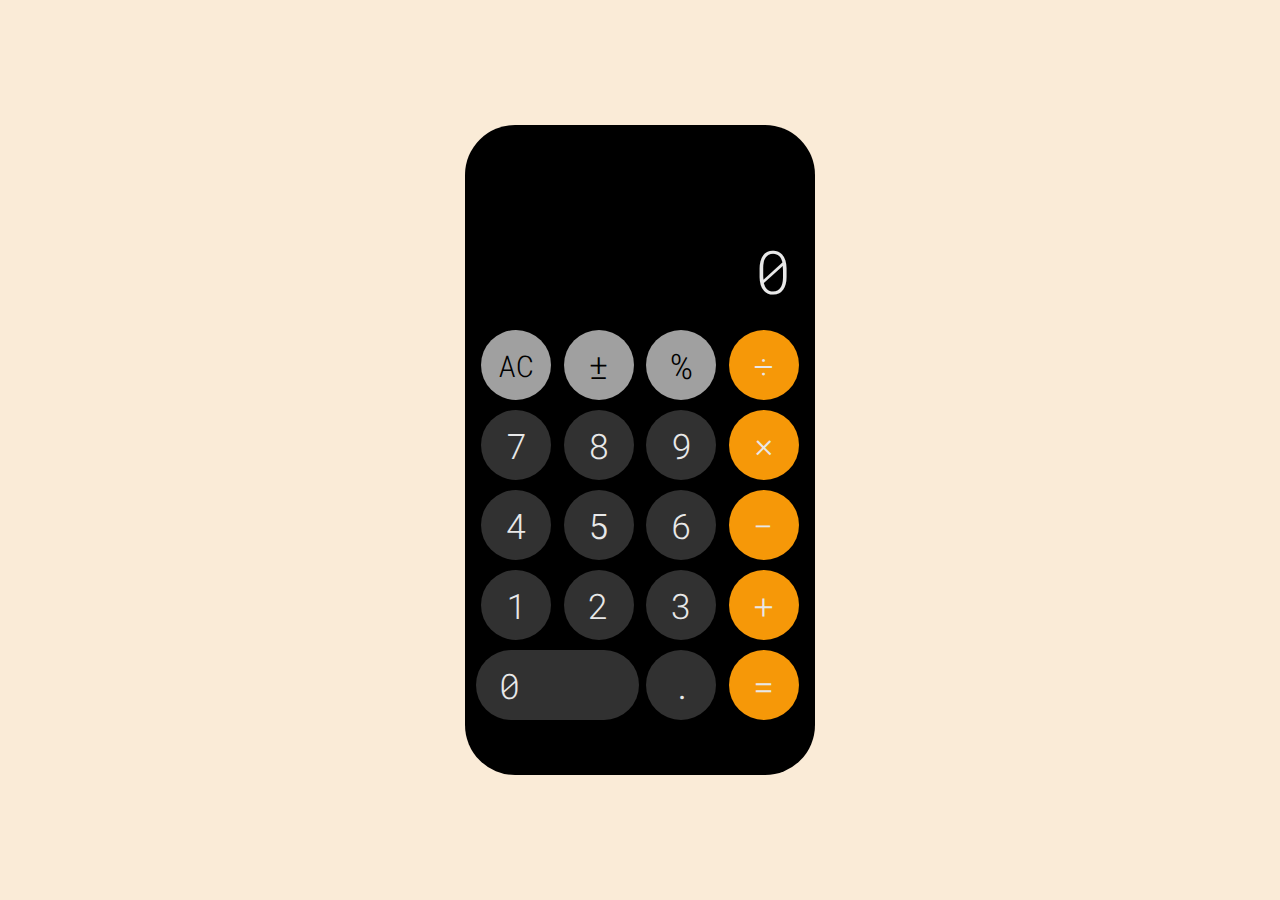
<file: cal/index.html>
<!DOCTYPE html>
<html>
<head>
    <!--Other head tags-->
    <title>Calculator</title>
    <meta charset='utf-8'>
    <meta http-equiv='X-UA-Compatible' content='IE=edge'>
    <meta name='viewport' content='width=device-width, initial-scale=1.0, maximum-scale=1.0, user-scalable=0'>

    <!--External referencing for styling-->
    <link rel='stylesheet' type='text/css' media='screen' href='main.css'>

    <!--External referencing for javascript-->
    <script type='text/javascript' src='main.js' defer></script>
    
    <!--External referencing for Roboto font from Google fonts-->
    <link rel="preconnect" href="https://fonts.gstatic.com" crossorigin>
    <link href="https://fonts.googleapis.com/css2?family=Roboto+Mono:ital,wght@0,100;0,300;0,400;0,500;0,700;0,900;1,100;1,300;1,400;1,500;1,700;1,900&display=swap" rel="stylesheet">
    
</head>
<body>
    <div class="container centered">
       <div class="calculator-body">
            <div id="calculator-display" class="calculator-display"></div>
            <div class="calculator-buttons-container">
                <div class="calculator-button-container centered">
                <button class="calculator-button centered misc AC">
                    AC
                </button>
            </div>
            <div class="calculator-button-container centered">
                <button class="calculator-button centered misc">
                    ±
                </button>
            </div>
            <div class="calculator-button-container centered">
                <button class="calculator-button centered misc">
                    %
                </button>
            </div>
            <div class="calculator-button-container centered">
                <button id="÷" class="calculator-button centered operator">
                    ÷
                </button>
            </div>
            <div class="calculator-button-container centered">
                <button class="calculator-button centered">
                    7
                </button>
            </div>
            <div class="calculator-button-container centered">
                <button class="calculator-button centered">
                    8
                </button>
            </div>
            <div class="calculator-button-container centered">
                <button class="calculator-button centered">
                    9
                </button>
            </div>
            <div class="calculator-button-container centered">
                <button id="×" class="calculator-button centered operator">
                    ×
                </button>
            </div>
            <div class="calculator-button-container centered">
                <button class="calculator-button centered">
                    4
                </button>
            </div>
            <div class="calculator-button-container centered">
                <button class="calculator-button centered">
                    5
                </button>
            </div>
            <div class="calculator-button-container centered">
                <button class="calculator-button centered">
                    6
                </button>
            </div>
            <div class="calculator-button-container centered">
                <button id="−" class="calculator-button centered operator">
                    −
                </button>
            </div>
            <div class="calculator-button-container centered">
                <button class="calculator-button centered">
                    1
                </button>
            </div>
            <div class="calculator-button-container centered">
                <button class="calculator-button centered">
                    2
                </button>
            </div>
            <div class="calculator-button-container centered">
                <button class="calculator-button centered">
                    3
                </button>
            </div>
            <div class="calculator-button-container centered">
                <button id="+" class="calculator-button centered operator">
                    +
                </button>
            </div>
            <div class="calculator-button-container centered zero-button-container">
                <button class="calculator-button centered zero-button">
                    0
                </button>
            </div>
            <div class="calculator-button-container centered">
                <button class="calculator-button centered">
                    .
                </button>
            </div>
            <div class="calculator-button-container centered">
                <button class="calculator-button centered operator">
                    =
                </button>
            </div>
            </div>
       </div>
    </div>
</body>
</html>
</file>
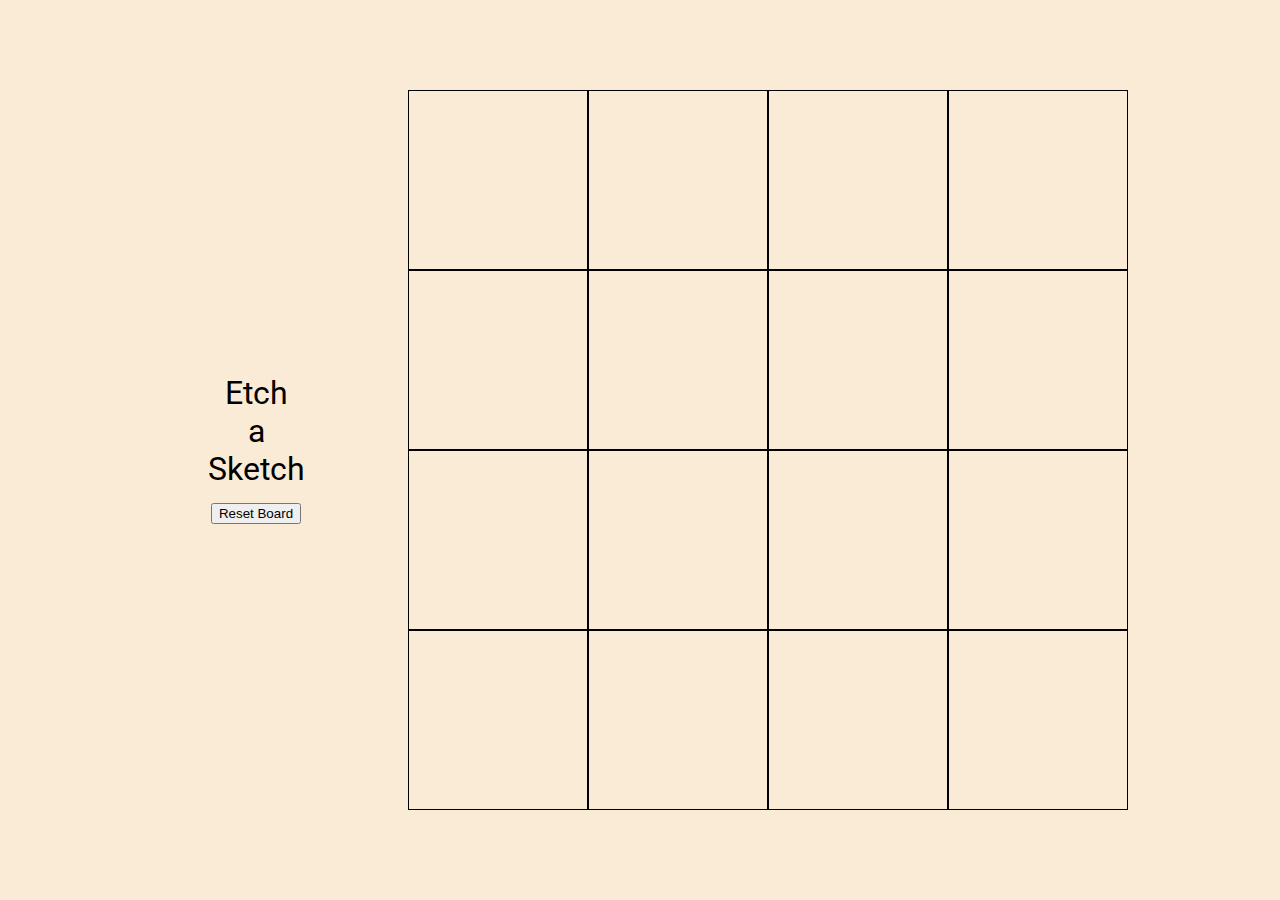
<file: etch/index.html>
<!DOCTYPE html>
<html>
<head>
    <!--Other head tags-->
    <title>Etch-a-Sketch</title>
    <meta charset='utf-8'>
    <meta http-equiv='X-UA-Compatible' content='IE=edge'>
    <meta name='viewport' content='width=device-width, initial-scale=1'>

    <!--External referencing for styling-->
    <link rel='stylesheet' type='text/css' media='screen' href='main.css'>

    <!--External referencing for javascript-->
    <script type='text/javascript' src='main.js' defer></script>
    
    <!--External referencing for Roboto font from Google fonts-->
    <link rel="preconnect" href="https://fonts.gstatic.com" crossorigin>
    <link href="https://fonts.googleapis.com/css2?family=Roboto:ital,wght@0,100;0,300;0,400;0,500;0,700;0,900;1,100;1,300;1,400;1,500;1,700;1,900&display=swap" rel="stylesheet">
</head>
<body>
    <div class="container centered">
        <div class="title">
            <div>
                Etch
            </div>
            <div>
                a
            </div>
            <div>
                Sketch
            </div>
            <button class="button" onclick="resetBoard()">
                Reset Board
            </button>
        </div>
        <div class="board-container centered">
            <div id="board" class="board"></div>
        </div>
    </div>
</body>
</html>
</file>
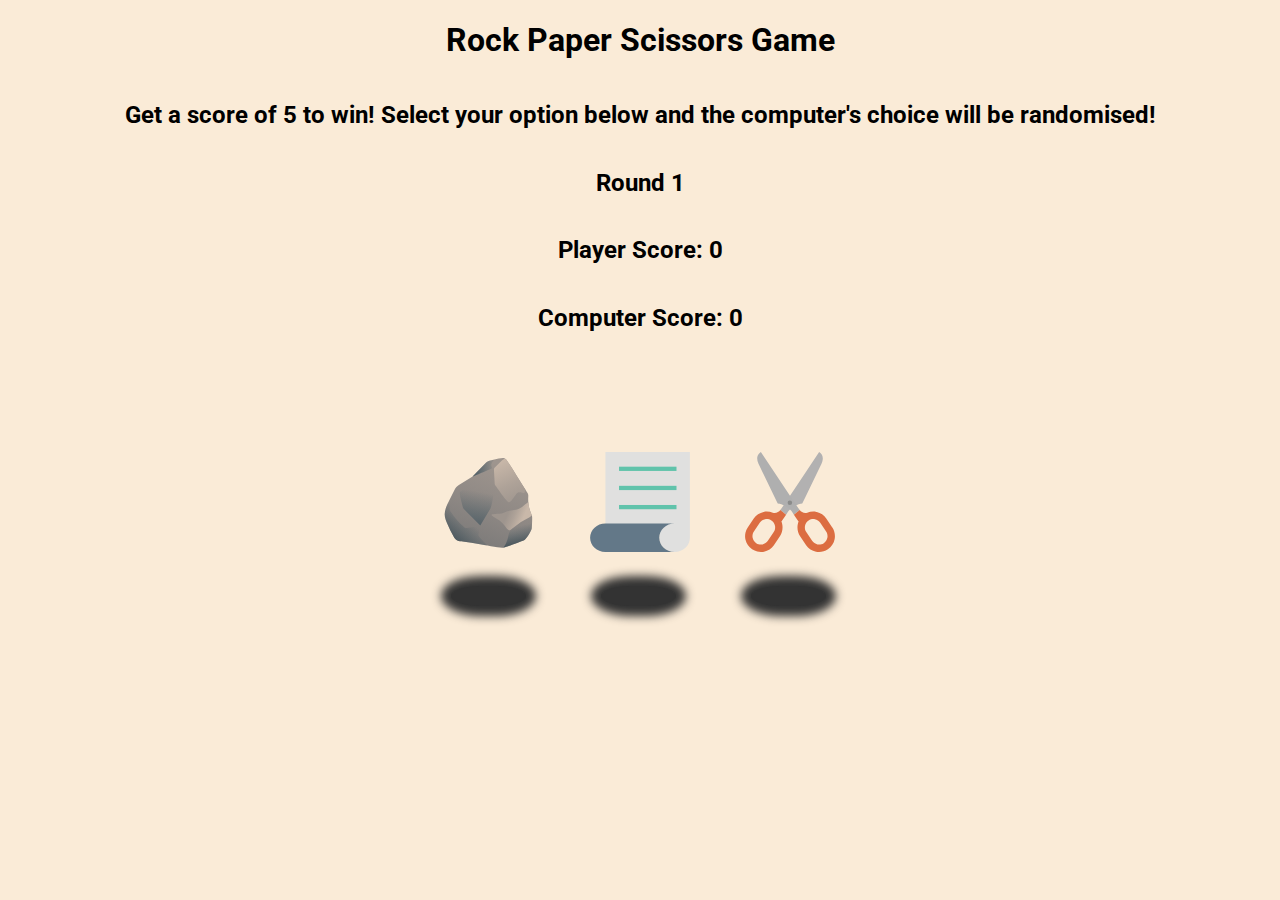
<file: rps/index.html>
<!DOCTYPE html>
<html>
<head>
    <!--Other head tags-->
    <title>Rock Paper Scissors</title>
    <meta charset='utf-8'>
    <meta http-equiv='X-UA-Compatible' content='IE=edge'>
    <meta name='viewport' content='width=device-width, initial-scale=1'>

    <!--External referencing for styling-->
    <link rel='stylesheet' type='text/css' media='screen' href='main.css'>
    
    <!--External referencing for javascript-->
    <script type='text/javascript' src='main.js' defer></script>

    <!--External referencing for Roboto font from Google fonts-->
    <link rel="preconnect" href="https://fonts.gstatic.com" crossorigin>
    <link href="https://fonts.googleapis.com/css2?family=Roboto:ital,wght@0,100;0,300;0,400;0,500;0,700;0,900;1,100;1,300;1,400;1,500;1,700;1,900&display=swap" rel="stylesheet">
    
</head>
<body>
    <div class="centered">
        <h1>
            Rock Paper Scissors Game
        </h1>
    </div>
    <div class="centered">
        <h2>
            Get a score of 5 to win! Select your option below and the computer's choice will be randomised!
        </h2>
    </div>
    <div class="centered">
        <h2>
            Round <span id="roundCounter"></span>
        </h2>
    </div>
    <div class="centered">
        <h2>
            Player Score: <span id="playerScore"></span>
        </h2>
    </div>
    <div class="centered">
        <h2>
            Computer Score: <span id="computerScore"></span>
        </h2>
    </div>
    <div class="centered">
        <h2 id="message"></h2>
    </div>
    <div class="option-container centered">
        <div class="option">
            <a id="Rock" href="#" onclick="startRound(this.id)">
                <img src="./img/rock.svg" alt="rock"/>
            </a>
        </div>
        <div class="option">
            <a id="Paper" href="#" onclick="startRound(this.id)">
                <img src="./img/paper.svg" alt="paper"/>
            </a>
        </div>
        <div class="option">
            <a id="Scissors" href="#" onclick="startRound(this.id)">
                <img src="./img/scissors.svg" alt="scissors"/>
            </a>
        </div>
    </div>
    <div class="centered hidden reset">
        <a id="reset" href="#" onclick="resetGame()">
            <img src="./img/refresh.svg" alt="reset"/>
        </a>
    </div>
</body>
</html>
</file>
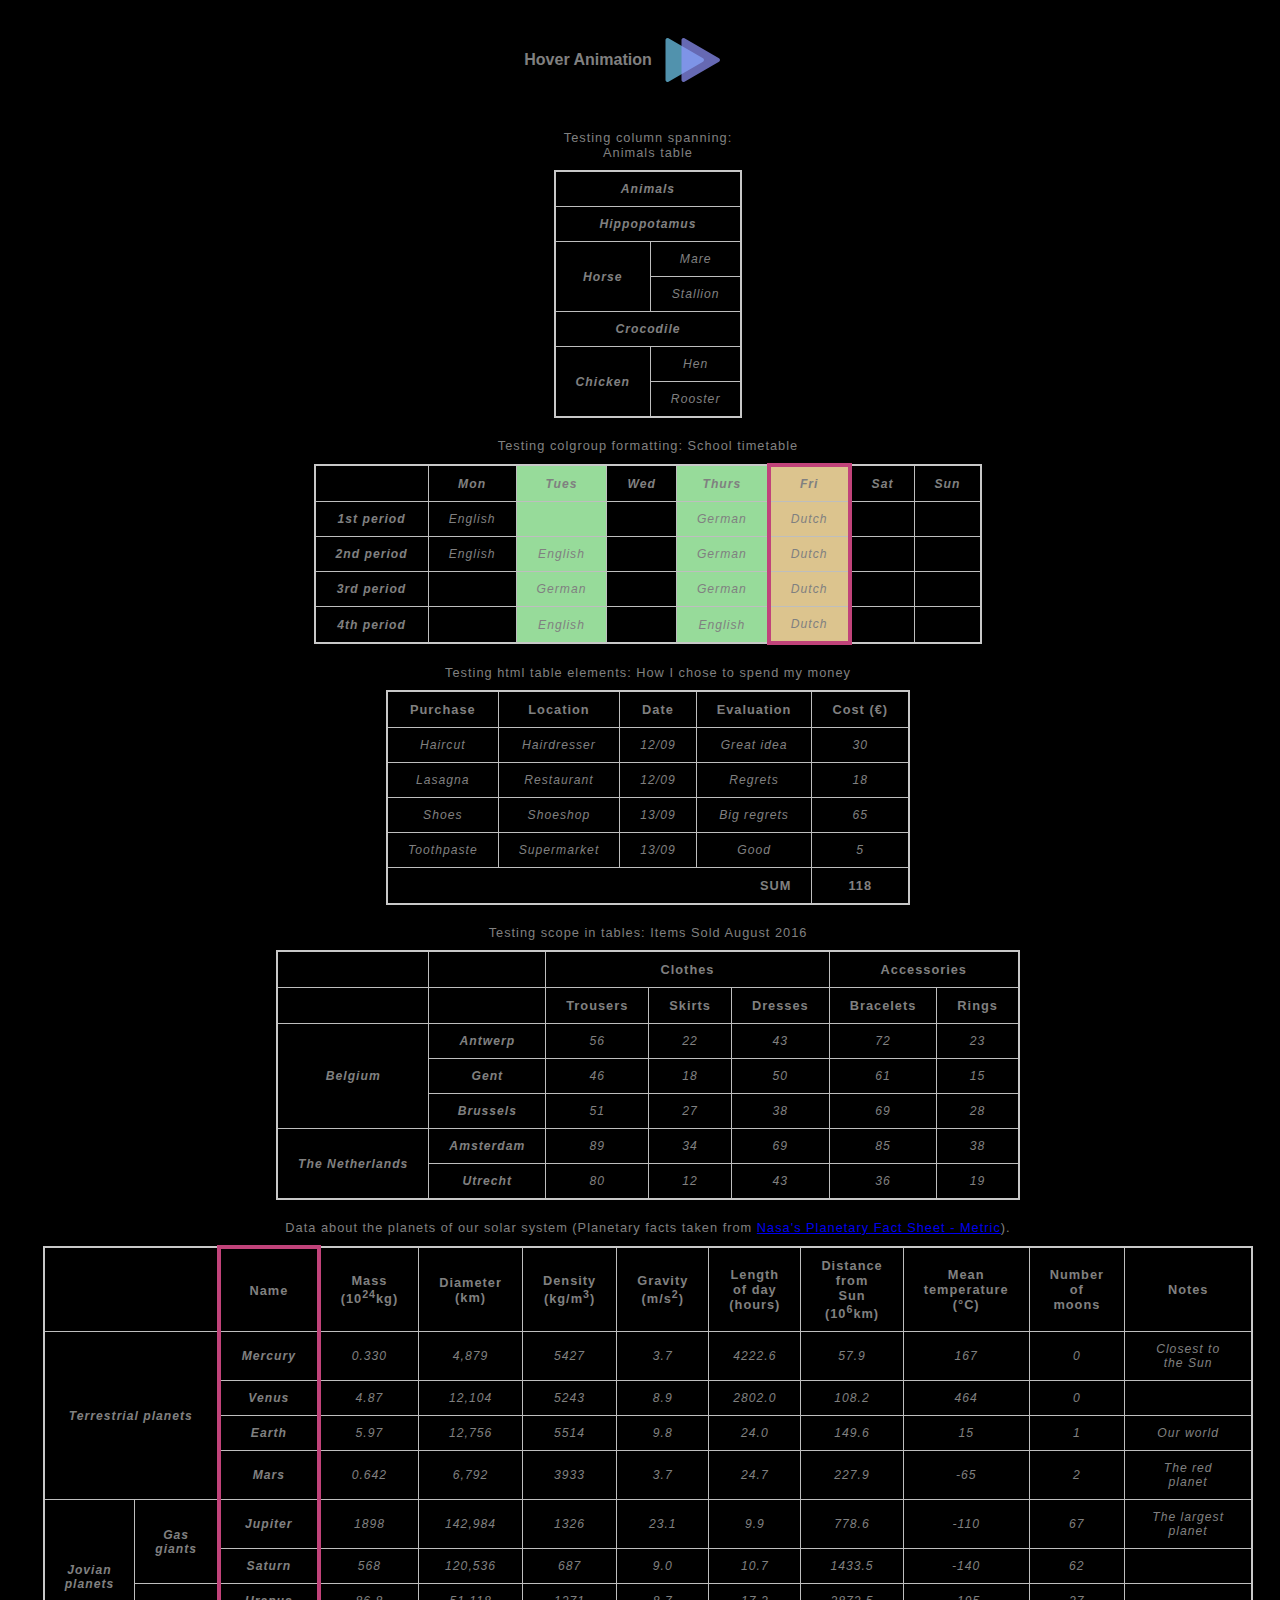
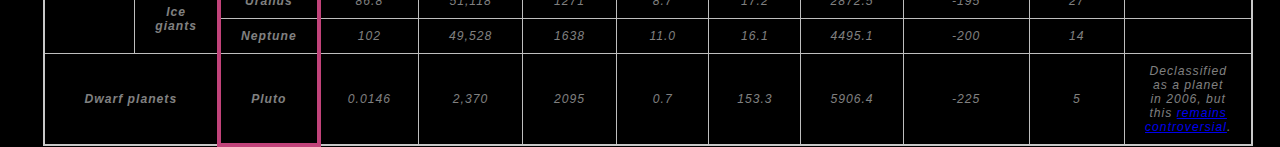
<file: tableprac/index.html>
<!DOCTYPE html>
<html lang="en">
<head>
    <meta charset="UTF-8">
    <meta name="viewport" content="width=device-width, initial-scale=1.0">
    <link rel="stylesheet" href="index.css">
    <!-- <link rel="stylesheet" href="https://cdn.jsdelivr.net/npm/@picocss/pico@1/css/pico.min.css"> -->
    <title>Immediate HTML & CSS Practice</title>
    <style>
        body {
            background-color: black;
        }

        :root{
            --light: #74D0F6;
            --dark: #9195FF;
        }

        svg {
            cursor: pointer;
        }

        #lightgroup {
            fill: var(--light);
        }

        #darkgroup {
            fill: var(--dark);
        }

        #dark1,
        #dark2,
        #light1 {
            transition: all 1s ease;
        }

        #dark2 {
            transform: translateX(-100%);
        }

        svg:hover #light1 {
            transform: translateX(20%);
        }
        
        svg:hover #dark1 {
            transform: translateX(40%);
            opacity: 0;
        }
        
        svg:hover #dark2 {
            transform: translateX(5%);
        }
    </style>
</head>
<body>
    
    <div class="centered">
        <h4>Hover Animation</h4>
        <svg width="120" height="100" viewBox="0 0 120 100" fill="none" xmlns="http://www.w3.org/2000/svg">
            <g id="triangles">
                <g id="lightgroup" opacity="0.7">
                    <path id="light1" d="M51 48.268C52.3333 49.0378 52.3333 50.9623 51 51.7321L16.5 71.6506C15.1667 72.4204 13.5 71.4582 13.5 69.9186L13.5 30.0814C13.5 28.5418 15.1667 27.5796 16.5 28.3494L51 48.268Z"/>
                </g>
                <g id="darkgroup" opacity="0.7">
                    <path id="dark2" d="M51 48.268C52.3333 49.0378 52.3333 50.9623 51 51.7321L16.5 71.6506C15.1667 72.4204 13.5 71.4582 13.5 69.9186L13.5 30.0814C13.5 28.5418 15.1667 27.5796 16.5 28.3494L51 48.268Z"/>
                    <path id="dark1" d="M67 48.268C68.3333 49.0378 68.3333 50.9623 67 51.7321L32.5 71.6506C31.1667 72.4204 29.5 71.4582 29.5 69.9186L29.5 30.0814C29.5 28.5418 31.1667 27.5796 32.5 28.3494L67 48.268Z"/>
                </g>
            </g>
        </svg>
    </div>
    <div class="centered">
        <table>
            <caption>
                Testing column spanning: Animals table
            </caption>
            <tr>
              <th colspan="2">Animals</th>
            </tr>
            <tr>
              <th colspan="2">Hippopotamus</th>
            </tr>
            <tr>
              <th rowspan="2">Horse</th>
              <td>Mare</td>
            </tr>
            <tr>
              <td>Stallion</td>
            </tr>
            <tr>
              <th colspan="2">Crocodile</th>
            </tr>
            <tr>
              <th rowspan="2">Chicken</th>
              <td>Hen</td>
            </tr>
            <tr>
              <td>Rooster</td>
            </tr>
          </table>
    </div>
    <div class="centered">
        <table>
            <caption>
                Testing colgroup formatting: School timetable
            </caption>
            <colgroup>
                <col span="2">
                <col style="background-color:#97DB9A;">
                <col style="width:42px;">
                <col style="background-color:#97DB9A;">
                <col style="background-color:#DCC48E; border:4px solid #C1437A;">
                <col span="2" style="width:42px;">
            </colgroup>
            <tr>
                <td>&nbsp;</td>
                <th>Mon</th>
                <th>Tues</th>
                <th>Wed</th>
                <th>Thurs</th>
                <th>Fri</th>
                <th>Sat</th>
                <th>Sun</th>
            </tr>
            <tr>
                <th>1st period</th>
                <td>English</td>
                <td>&nbsp;</td>
                <td>&nbsp;</td>
                <td>German</td>
                <td>Dutch</td>
                <td>&nbsp;</td>
                <td>&nbsp;</td>
            </tr>
            <tr>
                <th>2nd period</th>
                <td>English</td>
                <td>English</td>
                <td>&nbsp;</td>
                <td>German</td>
                <td>Dutch</td>
                <td>&nbsp;</td>
                <td>&nbsp;</td>
            </tr>
            <tr>
                <th>3rd period</th>
                <td>&nbsp;</td>
                <td>German</td>
                <td>&nbsp;</td>
                <td>German</td>
                <td>Dutch</td>
                <td>&nbsp;</td>
                <td>&nbsp;</td>
            </tr>
            <tr>
                <th>4th period</th>
                <td>&nbsp;</td>
                <td>English</td>
                <td>&nbsp;</td>
                <td>English</td>
                <td>Dutch</td>
                <td>&nbsp;</td>
                <td>&nbsp;</td>
            </tr>
        </table>
    </div>

    <div class="centered">
        <table>
            <caption>Testing html table elements: How I chose to spend my money</caption>
              <thead>
                <th>Purchase</th>
                <th>Location</th>
                <th>Date</th>
                <th>Evaluation</th>
                <th>Cost (€)</th>
              </thead>
              <tbody>
                <tr>
                    <td>Haircut</td>
                    <td>Hairdresser</td>
                    <td>12/09</td>
                    <td>Great idea</td>
                    <td>30</td>
                  </tr>
                  <tr>
                    <td>Lasagna</td>
                    <td>Restaurant</td>
                    <td>12/09</td>
                    <td>Regrets</td>
                    <td>18</td>
                  </tr>
                  <tr>
                    <td>Shoes</td>
                    <td>Shoeshop</td>
                    <td>13/09</td>
                    <td>Big regrets</td>
                    <td>65</td>
                  </tr>
                  <tr>
                    <td>Toothpaste</td>
                    <td>Supermarket</td>
                    <td>13/09</td>
                    <td>Good</td>
                    <td>5</td>
                  </tr>
              </tbody>
              <tfoot>
                <td colspan="4" style="text-align: right;">SUM</td>
                <td>118</td>
              </tfoot>
        </table>
    </div>
    <div class="centered">
        <table>
            <caption>Testing scope in tables: Items Sold August 2016</caption>
              <thead>
                <tr>
                  <td>&nbsp;</td>
                  <td>&nbsp;</td>
                  <th colspan="3" scope="colgroup">Clothes</th>
                  <th colspan="2" scope="colgroup">Accessories</th>
                </tr>
                <tr>
                  <td>&nbsp;</td>
                  <td>&nbsp;</td>
                  <th scope="col">Trousers</th>
                  <th scope="col">Skirts</th>
                  <th scope="col">Dresses</th>
                  <th scope="col">Bracelets</th>
                  <th scope="col">Rings</th>
                </tr>
              </thead>
              <tbody>
                <tr>
                  <th rowspan="3" scope="rowgroup">Belgium</th>
                  <th scope="row">Antwerp</th>
                  <td>56</td>
                  <td>22</td>
                  <td>43</td>
                  <td>72</td>
                  <td>23</td>
                </tr>
                <tr>
                  <th scope="row">Gent</th>
                  <td>46</td>
                  <td>18</td>
                  <td>50</td>
                  <td>61</td>
                  <td>15</td>
               </tr>
               <tr>
                 <th scope="row">Brussels</th>
                 <td>51</td>
                 <td>27</td>
                 <td>38</td>
                 <td>69</td>
                 <td>28</td>
               </tr>
               <tr>
                 <th rowspan="2" scope="rowgroup">The Netherlands</th>
                 <th scope="row">Amsterdam</th>
                 <td>89</td>
                 <td>34</td>
                 <td>69</td>
                 <td>85</td>
                 <td>38</td>
               </tr>
               <tr>
                 <th scope="row">Utrecht</th>
                 <td>80</td>
                 <td>12</td>
                 <td>43</td>
                 <td>36</td>
                 <td>19</td>
               </tr>
             </tbody>
          </table>
    </div>
    <div class="centered">
      <table>
        <caption>
          Data about the planets of our solar system (Planetary facts taken from <a href="https://nssdc.gsfc.nasa.gov/planetary/factsheet/">Nasa's Planetary Fact Sheet - Metric</a>).
        </caption>
        <colgroup>
          <col/>
          <col/>
          <col style="border:4px solid #C1437A;">
          <col/>
          <col/>
          <col/>
          <col/>
          <col/>
        </colgroup>
        <thead>
          <tr>
            <th colspan="2">&nbsp;</th>
            <th>Name</th>
            <th>Mass (10<sup>24</sup>kg)</th>
            <th>Diameter (km)</th>
            <th>Density (kg/m<sup>3</sup>)</th>
            <th>Gravity (m/s<sup>2</sup>)</th>
            <th>Length of day (hours)</th>
            <th>Distance from Sun (10<sup>6</sup>km)</th>
            <th>Mean temperature (°C)</th>
            <th>Number of moons</th>
            <th>Notes</th>
          </tr>
        </thead>
        <tbody>
          <tr>
            <th rowspan="4" colspan="2" scope="rowgroup">Terrestrial planets</th>
            <th scope="row">Mercury</th>
            <td>0.330</td>
            <td>4,879</td>
            <td>5427</td>
            <td>3.7</td>
            <td>4222.6</td>
            <td>57.9</td>
            <td>167</td>
            <td>0</td>
            <td>Closest to the Sun</td>
          </tr>
          <tr>
            <th scope="row">Venus</th>
            <td>4.87</td>
            <td>12,104</td>
            <td>5243</td>
            <td>8.9</td>
            <td>2802.0</td>
            <td>108.2</td>
            <td>464</td>
            <td>0</td>
            <td>&nbsp;</td>
          </tr>
          <tr>
            <th scope="row">Earth</th>
            <td>5.97</td>
            <td>12,756</td>
            <td>5514</td>
            <td>9.8</td>
            <td>24.0</td>
            <td>149.6</td>
            <td>15</td>
            <td>1</td>
            <td>Our world</td>
          </tr>
          <tr>
            <th scope="row">Mars</th>
            <td>0.642</td>
            <td>6,792</td>
            <td>3933</td>
            <td>3.7</td>
            <td>24.7</td>
            <td>227.9</td>
            <td>-65</td>
            <td>2</td>
            <td>The red planet</td>
          </tr>
          <tr>
            <th rowspan="4" scope="rowgroup">Jovian planets</th>
            <th rowspan="2" scope="rowgroup">Gas giants</th>
            <th scope="row">Jupiter</th>
            <td>1898</td>
            <td>142,984</td>
            <td>1326</td>
            <td>23.1</td>
            <td>9.9</td>
            <td>778.6</td>
            <td>-110</td>
            <td>67</td>
            <td>The largest planet</td>
          </tr>
          <tr>
            <th scope="row">Saturn</th>
            <td>568</td>
            <td>120,536</td>
            <td>687</td>
            <td>9.0</td>
            <td>10.7</td>
            <td>1433.5</td>
            <td>-140</td>
            <td>62</td>
            <td>&nbsp;</td>
          </tr>
          <tr>
            <th rowspan="2" scope="rowgroup">Ice giants</th>
            <th scope="row">Uranus</th>
            <td>86.8</td>
            <td>51,118</td>
            <td>1271</td>
            <td>8.7</td>
            <td>17.2</td>
            <td>2872.5</td>
            <td>-195</td>
            <td>27</td>
            <td>&nbsp;</td>
          </tr>
          <tr>
            <th scope="row">Neptune</th>
            <td>102</td>
            <td>49,528</td>
            <td>1638</td>
            <td>11.0</td>
            <td>16.1</td>
            <td>4495.1</td>
            <td>-200</td>
            <td>14</td>
            <td>&nbsp;</td>
          </tr>
          <tr>
            <th colspan="2" scope="rowgroup">Dwarf planets</th>
            <th scope="row">Pluto</th>
            <td>0.0146</td>
            <td>2,370</td>
            <td>2095</td>
            <td>0.7</td>
            <td>153.3</td>
            <td>5906.4</td>
            <td>-225</td>
            <td>5</td>
            <td>
              Declassified as a planet in 2006, but this <a href="http://www.usatoday.com/story/tech/2014/10/02/pluto-planet-solar-system/16578959/">remains controversial</a>.
            </td>
          </tr>
        </tbody>
      </table>
    </div>
</body>
</html>
</file>
<file: cal/main.css>
/* Styling for whole website */
html, body {
    height: 100%;
}

body {
    font-family: 'Roboto Mono', monospace;
    margin: 0;
    background-color: antiquewhite;
    color:#e8e8e8;
    font-size: 35px;
    font-weight: 300;
}

button {
    all:unset;
}

/* Common styling for website elements */
.centered {
    display: flex;
    justify-content: center;
    align-items: center;
}

.container {
    height: 100%;
}

.calculator-body {
    box-sizing: border-box;
    background-color: black;
    border-radius: 50px;
    width: 350px;
    height: 650px;
    display: flex;
    flex-direction: column;
    padding: 50px 10px;
}

.calculator-display {
    box-sizing: border-box;
    /* background-color: gray; */
    letter-spacing: -1px;
    flex-grow: 2;
    display: flex;
    align-items: flex-end;
    flex-direction: row-reverse;
    padding: 15px;
    font-size: 60px;
}

.calculator-buttons-container {
    display: flex;
    flex-wrap: wrap;
    height: 400px;
}

.calculator-button-container {
    flex: 0 1 25%;
}

.calculator-button {
    background-color: #313131;
    height: 70px;
    width: 70px;
    border-radius: 35px;
    cursor: pointer;
    transition-duration: 0.2s;
}

.calculator-button:active {
    background-color: whitesmoke;
}

.operator {
    background-color: #f69808;
}

.operator-pressed {
    background-color: whitesmoke;
    color: #f69808;
}

.misc {
    background-color: #a0a0a0;
    color: black;
}

.zero-button-container {
    flex-grow: 2;
}

.zero-button {
    width: 140px;
    justify-content: flex-start;
    padding-left: 23px;
}

.AC {
    font-size: 30px;
}

@media (max-width: 480px) {
    .container {
        background-color: black;
    }
    .calculator-body {
        border-radius: 0px;
        height: 100%;
        padding: 40px 10px;
    }
  }
</file>
<file: etch/main.css>
/* Styling for whole website */
body {
    font-family: 'Roboto', sans-serif;
    margin: 0;
    background-color: antiquewhite;
}

/* Common styling for website elements */
.centered {
    display: flex;
    justify-content: center;
    align-items: center;
}

.container {
    height: 100vh;
}

.title {
    text-align: center;
    width: 20vw;
    font-size: xx-large;
}

.board-container {
    width: 60vw;
}

.board {
    width: 80vh;
    height: 80vh;
    display: flex;
    flex-wrap: wrap;
}

.square {
    border: solid 1px;
    
    /* Include border into size determination of square */
    box-sizing: border-box;

    /* Default flex basis for 4 squares per row */
    flex: 1 0 25%;
}
</file>
<file: rps/main.css>
/* Styling for whole website */
html, body {
    height: 100%;
}

body {
    font-family: 'Roboto', sans-serif;
    margin: 0;
    background-color: antiquewhite;
}

/* Styling for whole website */
a {
    text-decoration: none;
    color: inherit;
}

img {
    max-width: 100px;
}

.hidden {
    display: none !important;
}

/* Common styling for website elements */
.centered {
    display: flex;
    justify-content: center;
    align-items: center;
}

.option-container {
    gap: 50px;
    margin: 60px 0px;
}

.option {
    position:relative;
}

.option:hover {
    animation: bounce 2s ease-in-out 0s infinite alternate;
}

.option::before {
    content:'';
    position: absolute;
    bottom: -50px;
    left:11px;
    width: 75px;
    height: 20px;
    background: #333;
    border-radius: 75px / 25px;   
    box-shadow: 0 0 10px 10px #333;  
}

@keyframes bounce {
    0% {
      top: 0;
      scale:1;
    }
    50% {
      top: -5px;
      scale:1.05;
    }
    100% {
      top: 0px;
      scale:1;
    }
}
</file>
<file: tableprac/index.css>
html,
body {
    font-family: sans-serif;
    width: 100%;
    height: 100%;
    color: gray;
}

.centered {
    margin: 10px 0px;
    display: flex;
    align-items: center;
    justify-content: center;
    align-content: center;
}

table {
    border-collapse: collapse;
    border: 2px solid rgb(200,200,200);
    letter-spacing: 1px;
    font-size: 0.8rem;
    max-width: 90vw;
}

tbody {
    font-size: 95%;
    font-style: italic;
}
  
tfoot {
    font-weight: bold;
}

td, th {
    border: 1px solid rgb(190,190,190);
    padding: 10px 20px;
}

td {
    text-align: center;
}

caption {
    padding: 10px;
}
</file>
